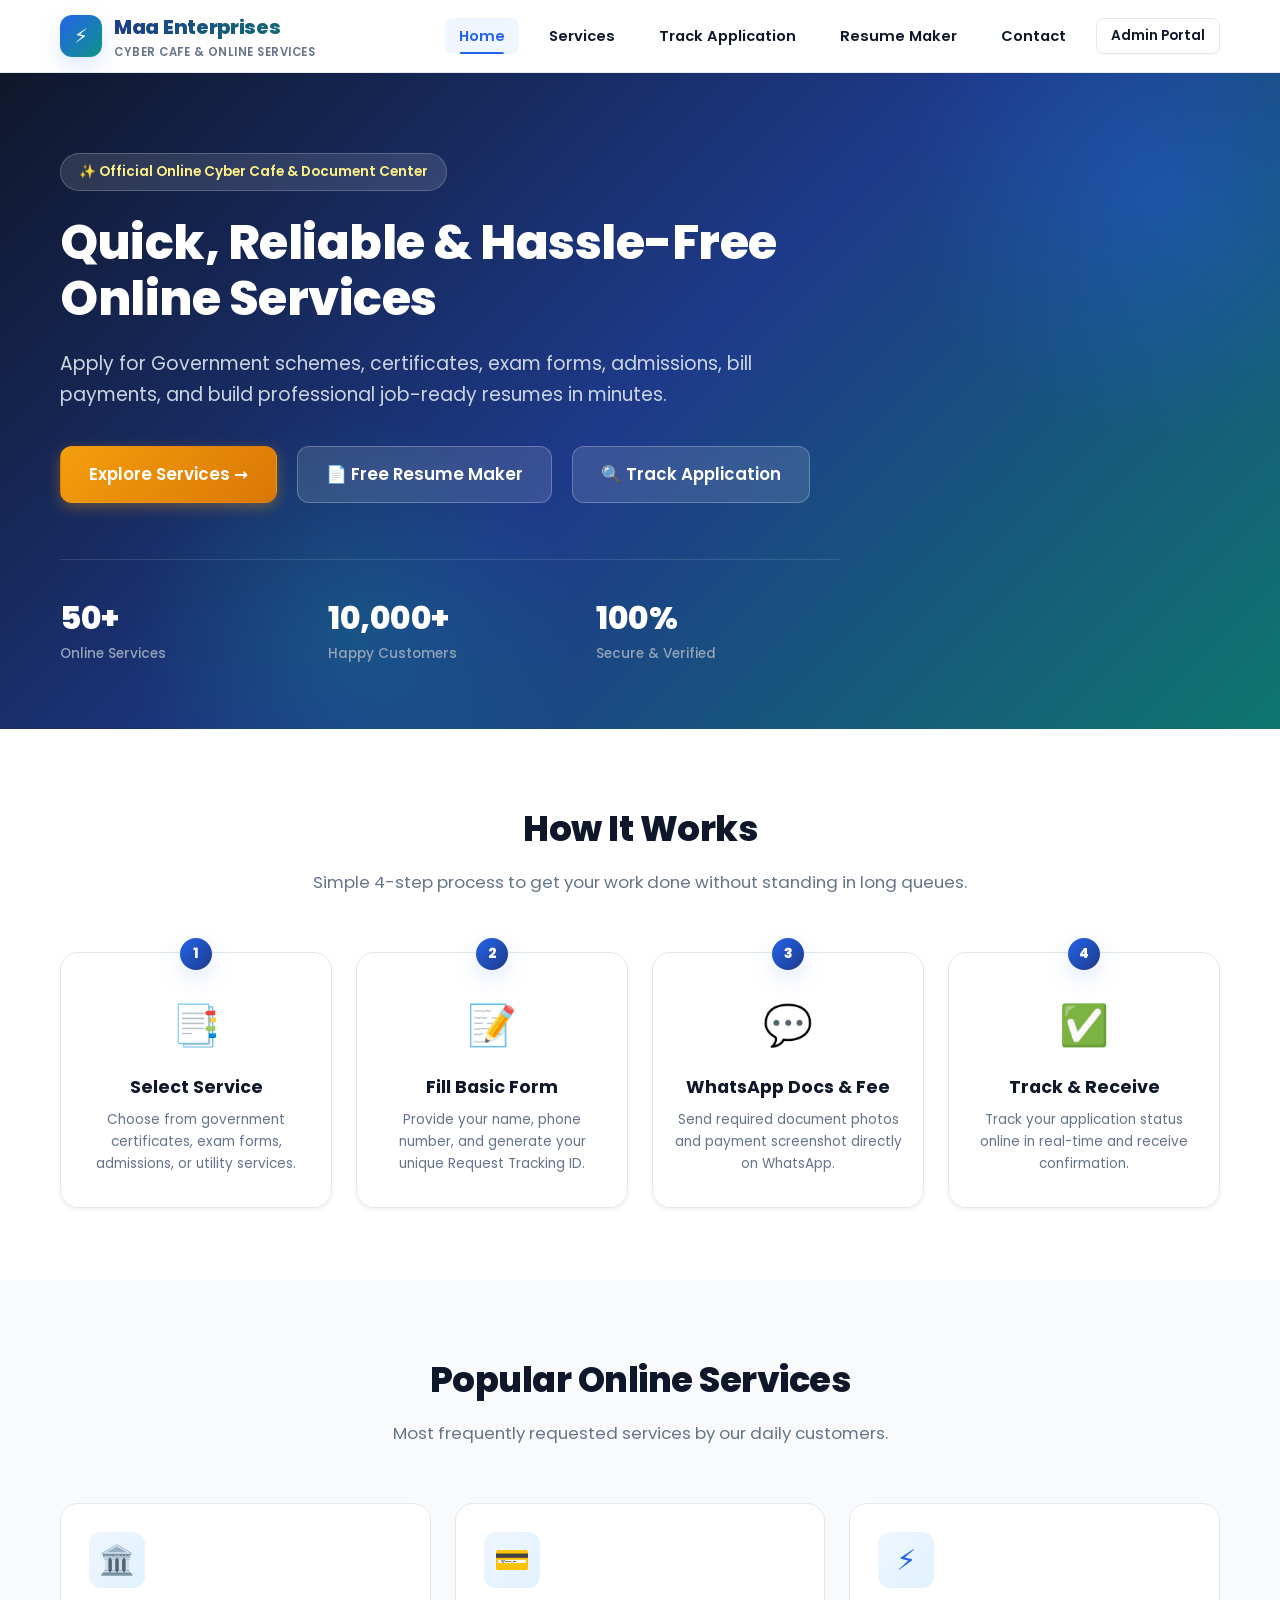
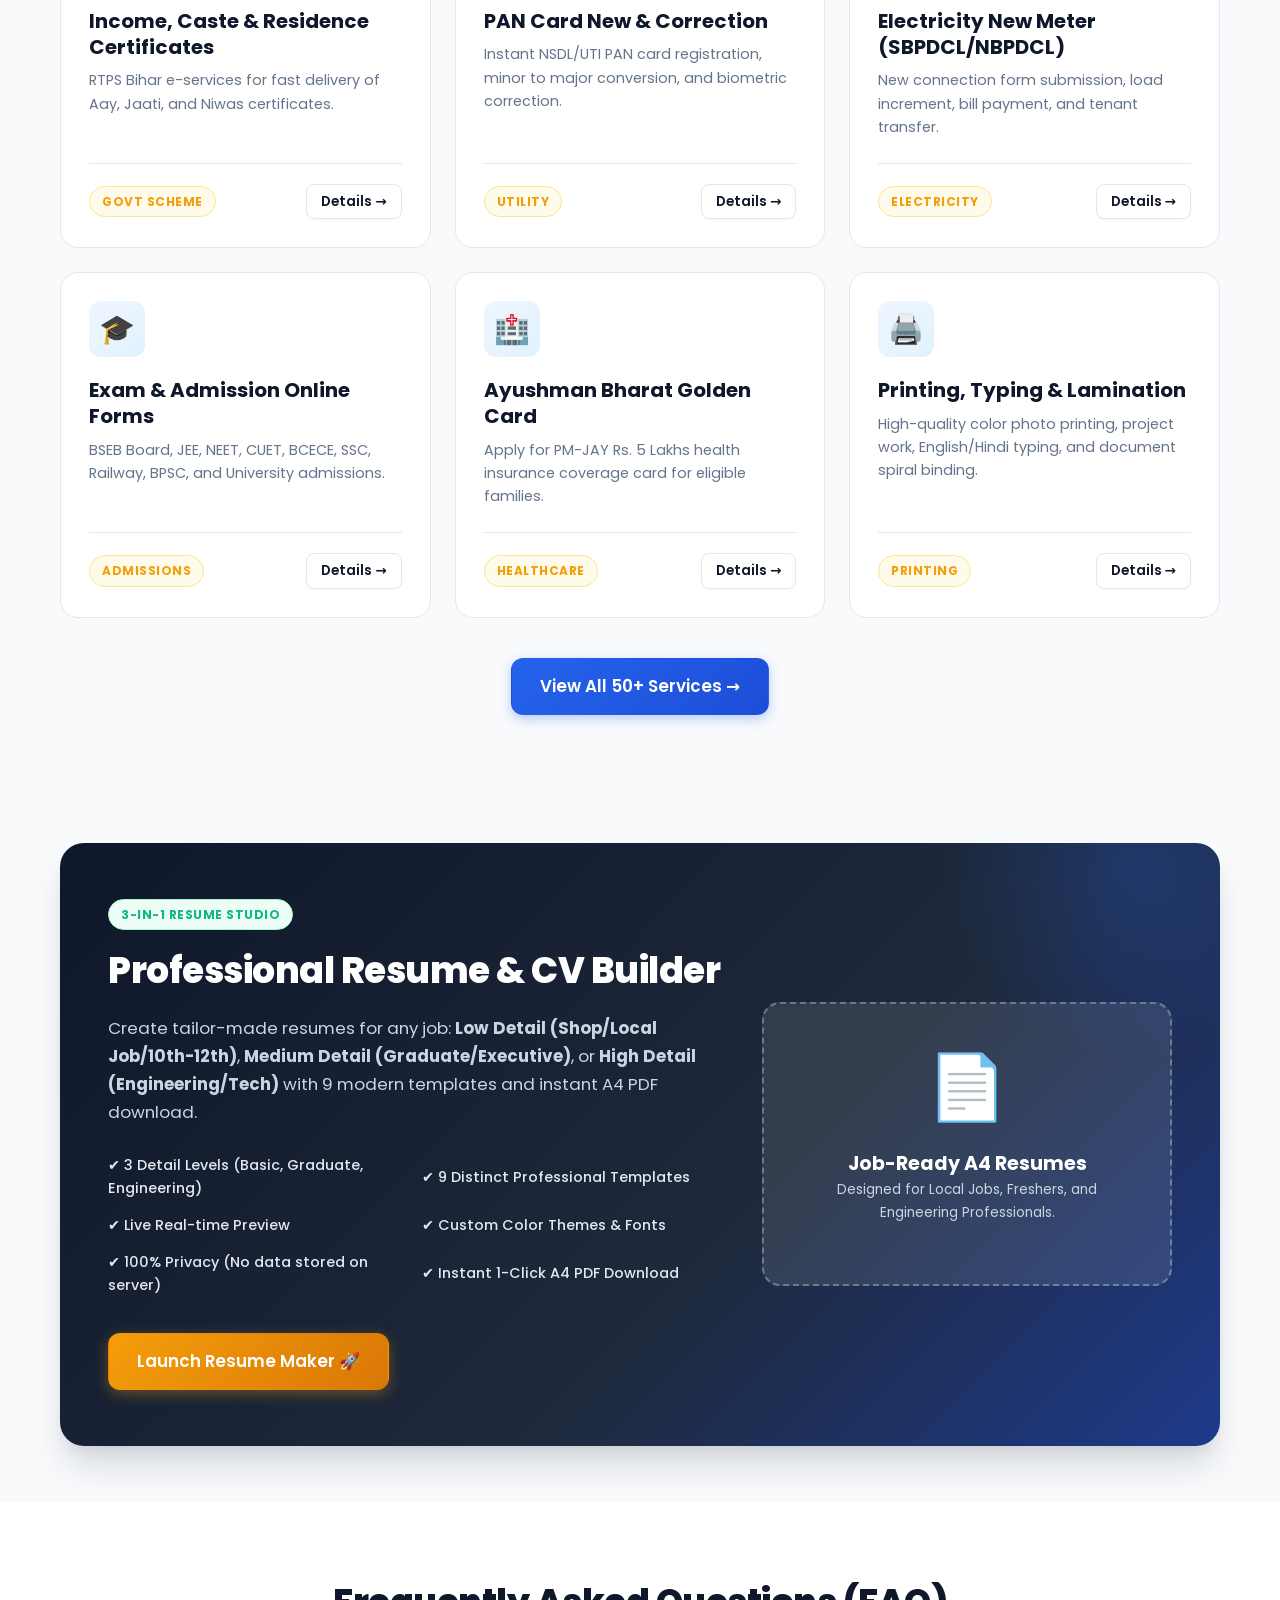
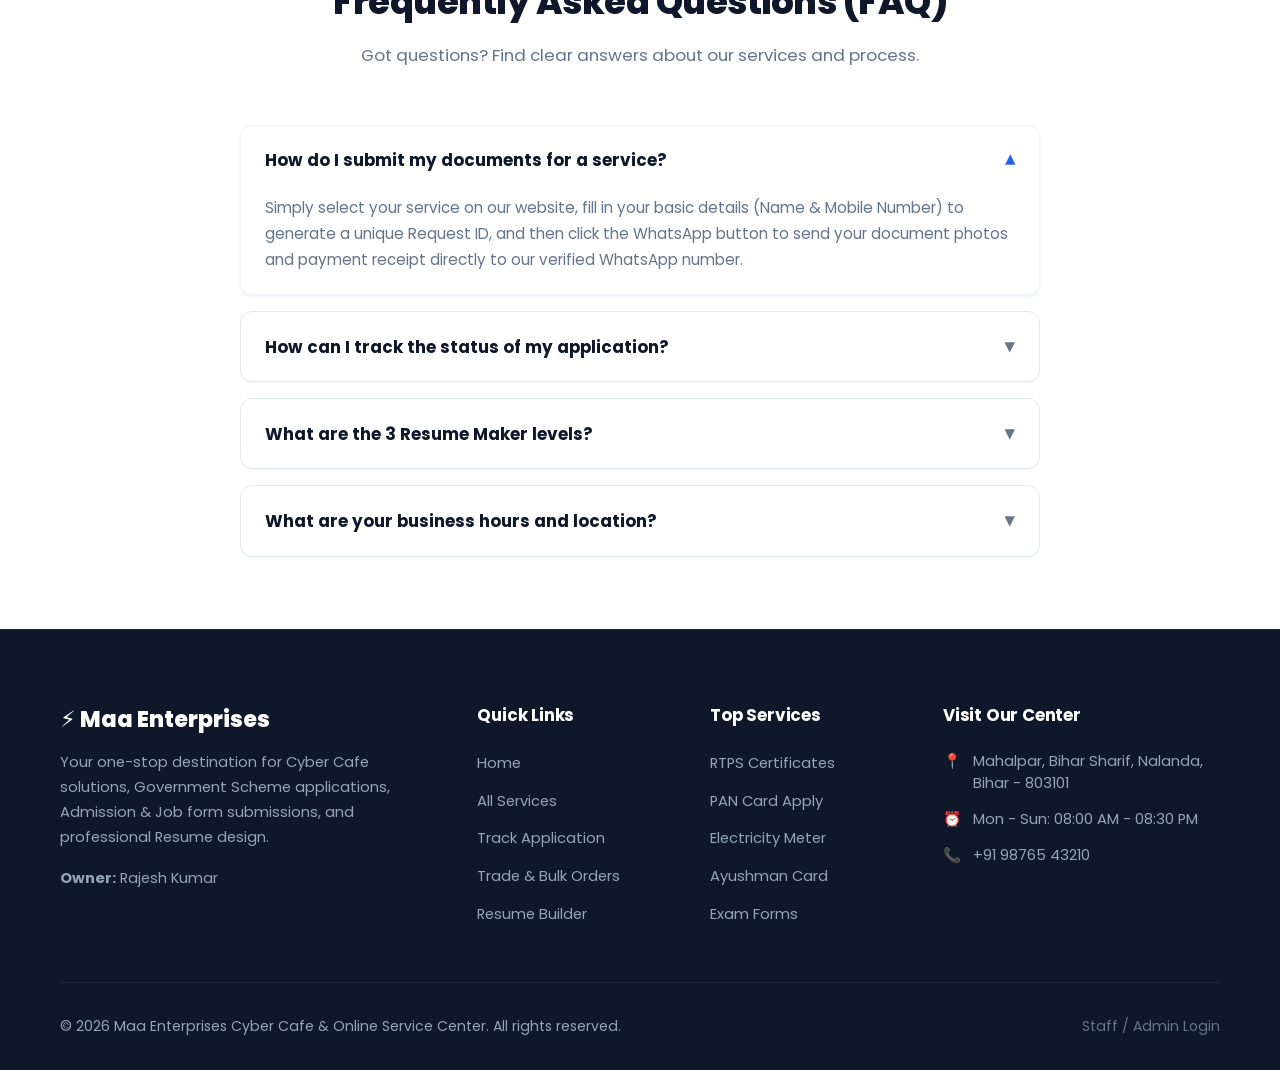
<file: index.html>
<!DOCTYPE html>
<html lang="en">
<head>
  <meta charset="UTF-8">
  <meta name="viewport" content="width=device-width, initial-scale=1.0">
  <title>Maa Enterprises — Cyber Cafe & Online Service Center</title>
  <meta name="description" content="Online Service Center, Cyber Cafe, Government Scheme applications, Form filling, Resume Maker, and Instant WhatsApp document processing at Mahalpar, Bihar Sharif.">
  <link rel="stylesheet" href="css/style.css">
  <link rel="preconnect" href="https://fonts.googleapis.com">
  <link rel="preconnect" href="https://fonts.gstatic.com" crossorigin>
  <link href="https://fonts.googleapis.com/css2?family=Poppins:wght@400;500;600;700;800&family=Roboto:wght@400;500;700&display=swap" rel="stylesheet">
</head>
<body>

  <!-- Navbar -->
  <header class="navbar">
    <div class="container nav-container">
      <a href="index.html" class="brand-logo">
        <div class="brand-badge">⚡</div>
        <div class="brand-text">
          <span>Maa Enterprises</span>
          <small>Cyber Cafe & Online Services</small>
        </div>
      </a>

      <button class="hamburger" id="hamburger-btn" aria-label="Toggle navigation">☰</button>

      <ul class="nav-links" id="nav-links">
        <li><a href="index.html" class="nav-link active">Home</a></li>
        <li><a href="services.html" class="nav-link">Services</a></li>
        <li><a href="track-request.html" class="nav-link">Track Application</a></li>
        <li><a href="resume-maker.html" class="nav-link">Resume Maker</a></li>
        <li><a href="contact.html" class="nav-link">Contact</a></li>
        <li><a href="login.html" class="btn btn-outline btn-sm">Admin Portal</a></li>
      </ul>
    </div>
  </header>

  <!-- Hero Section -->
  <section class="hero">
    <div class="container">
      <div class="hero-content">
        <span class="hero-tag">✨ Official Online Cyber Cafe & Document Center</span>
        <h1 class="hero-title">Quick, Reliable & Hassle-Free Online Services</h1>
        <p class="hero-subtitle">Apply for Government schemes, certificates, exam forms, admissions, bill payments, and build professional job-ready resumes in minutes.</p>
        
        <div class="hero-cta-group">
          <a href="services.html" class="btn btn-accent btn-lg">Explore Services →</a>
          <a href="resume-maker.html" class="btn btn-outline-light btn-lg">📄 Free Resume Maker</a>
          <a href="track-request.html" class="btn btn-outline-light btn-lg">🔍 Track Application</a>
        </div>

        <div class="hero-stats">
          <div class="hero-stat-item">
            <h3>50+</h3>
            <p>Online Services</p>
          </div>
          <div class="hero-stat-item">
            <h3>10,000+</h3>
            <p>Happy Customers</p>
          </div>
          <div class="hero-stat-item">
            <h3>100%</h3>
            <p>Secure & Verified</p>
          </div>
        </div>
      </div>
    </div>
  </section>

  <!-- How It Works Section -->
  <section class="section" style="background-color: #ffffff;">
    <div class="container">
      <div class="section-header">
        <h2 class="section-title">How It Works</h2>
        <p class="section-subtitle">Simple 4-step process to get your work done without standing in long queues.</p>
      </div>

      <div class="flow-grid">
        <div class="flow-card">
          <div class="flow-number">1</div>
          <div class="flow-icon">📑</div>
          <h4>Select Service</h4>
          <p>Choose from government certificates, exam forms, admissions, or utility services.</p>
        </div>

        <div class="flow-card">
          <div class="flow-number">2</div>
          <div class="flow-icon">📝</div>
          <h4>Fill Basic Form</h4>
          <p>Provide your name, phone number, and generate your unique Request Tracking ID.</p>
        </div>

        <div class="flow-card">
          <div class="flow-number">3</div>
          <div class="flow-icon">💬</div>
          <h4>WhatsApp Docs & Fee</h4>
          <p>Send required document photos and payment screenshot directly on WhatsApp.</p>
        </div>

        <div class="flow-card">
          <div class="flow-number">4</div>
          <div class="flow-icon">✅</div>
          <h4>Track & Receive</h4>
          <p>Track your application status online in real-time and receive confirmation.</p>
        </div>
      </div>
    </div>
  </section>

  <!-- Popular Services Section -->
  <section class="section">
    <div class="container">
      <div class="section-header">
        <h2 class="section-title">Popular Online Services</h2>
        <p class="section-subtitle">Most frequently requested services by our daily customers.</p>
      </div>

      <div class="grid grid-3">
        <!-- Service Card 1 -->
        <div class="service-card">
          <div class="service-icon-box">🏛️</div>
          <h3>Income, Caste & Residence Certificates</h3>
          <p>RTPS Bihar e-services for fast delivery of Aay, Jaati, and Niwas certificates.</p>
          <div class="service-card-footer">
            <span class="badge badge-pending">Govt Scheme</span>
            <a href="service-details.html?id=rtps-cert" class="btn btn-outline btn-sm">Details →</a>
          </div>
        </div>

        <!-- Service Card 2 -->
        <div class="service-card">
          <div class="service-icon-box">💳</div>
          <h3>PAN Card New & Correction</h3>
          <p>Instant NSDL/UTI PAN card registration, minor to major conversion, and biometric correction.</p>
          <div class="service-card-footer">
            <span class="badge badge-pending">Utility</span>
            <a href="service-details.html?id=pan-card" class="btn btn-outline btn-sm">Details →</a>
          </div>
        </div>

        <!-- Service Card 3 -->
        <div class="service-card">
          <div class="service-icon-box">⚡</div>
          <h3>Electricity New Meter (SBPDCL/NBPDCL)</h3>
          <p>New connection form submission, load increment, bill payment, and tenant transfer.</p>
          <div class="service-card-footer">
            <span class="badge badge-pending">Electricity</span>
            <a href="service-details.html?id=electricity-meter" class="btn btn-outline btn-sm">Details →</a>
          </div>
        </div>

        <!-- Service Card 4 -->
        <div class="service-card">
          <div class="service-icon-box">🎓</div>
          <h3>Exam & Admission Online Forms</h3>
          <p>BSEB Board, JEE, NEET, CUET, BCECE, SSC, Railway, BPSC, and University admissions.</p>
          <div class="service-card-footer">
            <span class="badge badge-pending">Admissions</span>
            <a href="service-details.html?id=exam-forms" class="btn btn-outline btn-sm">Details →</a>
          </div>
        </div>

        <!-- Service Card 5 -->
        <div class="service-card">
          <div class="service-icon-box">🏥</div>
          <h3>Ayushman Bharat Golden Card</h3>
          <p>Apply for PM-JAY Rs. 5 Lakhs health insurance coverage card for eligible families.</p>
          <div class="service-card-footer">
            <span class="badge badge-pending">Healthcare</span>
            <a href="service-details.html?id=ayushman-card" class="btn btn-outline btn-sm">Details →</a>
          </div>
        </div>

        <!-- Service Card 6 -->
        <div class="service-card">
          <div class="service-icon-box">🖨️</div>
          <h3>Printing, Typing & Lamination</h3>
          <p>High-quality color photo printing, project work, English/Hindi typing, and document spiral binding.</p>
          <div class="service-card-footer">
            <span class="badge badge-pending">Printing</span>
            <a href="service-details.html?id=printing-services" class="btn btn-outline btn-sm">Details →</a>
          </div>
        </div>
      </div>

      <div style="text-align: center; margin-top: 2.5rem;">
        <a href="services.html" class="btn btn-primary btn-lg">View All 50+ Services →</a>
      </div>
    </div>
  </section>

  <!-- Resume Builder Featured Banner -->
  <section class="container">
    <div class="resume-banner">
      <div>
        <span class="badge badge-completed" style="margin-bottom: 12px;">3-in-1 Resume Studio</span>
        <h3>Professional Resume & CV Builder</h3>
        <p>Create tailor-made resumes for any job: <strong>Low Detail (Shop/Local Job/10th-12th)</strong>, <strong>Medium Detail (Graduate/Executive)</strong>, or <strong>High Detail (Engineering/Tech)</strong> with 9 modern templates and instant A4 PDF download.</p>
        
        <ul class="resume-features-list">
          <li>✔ 3 Detail Levels (Basic, Graduate, Engineering)</li>
          <li>✔ 9 Distinct Professional Templates</li>
          <li>✔ Live Real-time Preview</li>
          <li>✔ Custom Color Themes & Fonts</li>
          <li>✔ 100% Privacy (No data stored on server)</li>
          <li>✔ Instant 1-Click A4 PDF Download</li>
        </ul>

        <a href="resume-maker.html" class="btn btn-accent btn-lg">Launch Resume Maker 🚀</a>
      </div>
      <div style="display: flex; justify-content: center;">
        <div style="background: rgba(255,255,255,0.1); border: 2px dashed rgba(255,255,255,0.3); border-radius: var(--radius-lg); padding: 2rem; text-align: center;">
          <div style="font-size: 4rem; margin-bottom: 10px;">📄</div>
          <h4 style="color: #ffffff; font-size: 1.2rem;">Job-Ready A4 Resumes</h4>
          <p style="color: #cbd5e1; font-size: 0.85rem;">Designed for Local Jobs, Freshers, and Engineering Professionals.</p>
        </div>
      </div>
    </div>
  </section>

  <!-- FAQ Section -->
  <section class="section" style="background-color: #ffffff;">
    <div class="container">
      <div class="section-header">
        <h2 class="section-title">Frequently Asked Questions (FAQ)</h2>
        <p class="section-subtitle">Got questions? Find clear answers about our services and process.</p>
      </div>

      <div class="faq-list">
        <div class="faq-item active">
          <button class="faq-question">
            <span>How do I submit my documents for a service?</span>
            <span class="faq-icon">▼</span>
          </button>
          <div class="faq-answer">
            Simply select your service on our website, fill in your basic details (Name & Mobile Number) to generate a unique Request ID, and then click the WhatsApp button to send your document photos and payment receipt directly to our verified WhatsApp number.
          </div>
        </div>

        <div class="faq-item">
          <button class="faq-question">
            <span>How can I track the status of my application?</span>
            <span class="faq-icon">▼</span>
          </button>
          <div class="faq-answer">
            Go to the <strong>Track Application</strong> page from the top navigation bar, enter your Request ID (e.g. MAA-123456) and your 10-digit mobile number. You will see real-time updates (Pending, Processing, Completed, or Rejected).
          </div>
        </div>

        <div class="faq-item">
          <button class="faq-question">
            <span>What are the 3 Resume Maker levels?</span>
            <span class="faq-icon">▼</span>
          </button>
          <div class="faq-answer">
            Our Resume Maker provides: (1) <strong>Low Detail</strong> for local store/helper/10th-12th jobs, (2) <strong>Medium Detail</strong> for general graduates and office roles, and (3) <strong>High Detail</strong> for engineers and software professionals.
          </div>
        </div>

        <div class="faq-item">
          <button class="faq-question">
            <span>What are your business hours and location?</span>
            <span class="faq-icon">▼</span>
          </button>
          <div class="faq-answer">
            We are located at <strong>Mahalpar, Bihar Sharif, Nalanda, Bihar</strong>. Our center is open Monday through Sunday from 08:00 AM to 08:30 PM.
          </div>
        </div>
      </div>
    </div>
  </section>

  <!-- Footer -->
  <footer class="footer">
    <div class="container">
      <div class="footer-grid">
        <div class="footer-brand">
          <h3>⚡ Maa Enterprises</h3>
          <p>Your one-stop destination for Cyber Cafe solutions, Government Scheme applications, Admission & Job form submissions, and professional Resume design.</p>
          <p><strong>Owner:</strong> Rajesh Kumar</p>
        </div>

        <div>
          <h4 class="footer-heading">Quick Links</h4>
          <ul class="footer-links">
            <li><a href="index.html">Home</a></li>
            <li><a href="services.html">All Services</a></li>
            <li><a href="track-request.html">Track Application</a></li>
            <li><a href="trade-request.html">Trade & Bulk Orders</a></li>
            <li><a href="resume-maker.html">Resume Builder</a></li>
          </ul>
        </div>

        <div>
          <h4 class="footer-heading">Top Services</h4>
          <ul class="footer-links">
            <li><a href="service-details.html?id=rtps-cert">RTPS Certificates</a></li>
            <li><a href="service-details.html?id=pan-card">PAN Card Apply</a></li>
            <li><a href="service-details.html?id=electricity-meter">Electricity Meter</a></li>
            <li><a href="service-details.html?id=ayushman-card">Ayushman Card</a></li>
            <li><a href="service-details.html?id=exam-forms">Exam Forms</a></li>
          </ul>
        </div>

        <div>
          <h4 class="footer-heading">Visit Our Center</h4>
          <div class="footer-contact-item">
            <span>📍</span>
            <span>Mahalpar, Bihar Sharif, Nalanda, Bihar - 803101</span>
          </div>
          <div class="footer-contact-item">
            <span>⏰</span>
            <span>Mon - Sun: 08:00 AM - 08:30 PM</span>
          </div>
          <div class="footer-contact-item">
            <span>📞</span>
            <span>+91 98765 43210</span>
          </div>
        </div>
      </div>

      <div class="footer-bottom">
        <p>&copy; <span id="current-year">2026</span> Maa Enterprises Cyber Cafe & Online Service Center. All rights reserved.</p>
        <p><a href="login.html" style="color: #64748b;">Staff / Admin Login</a></p>
      </div>
    </div>
  </footer>

  <!-- Global Application Script -->
  <script type="module" src="js/app.js"></script>
</body>
</html>
</file>
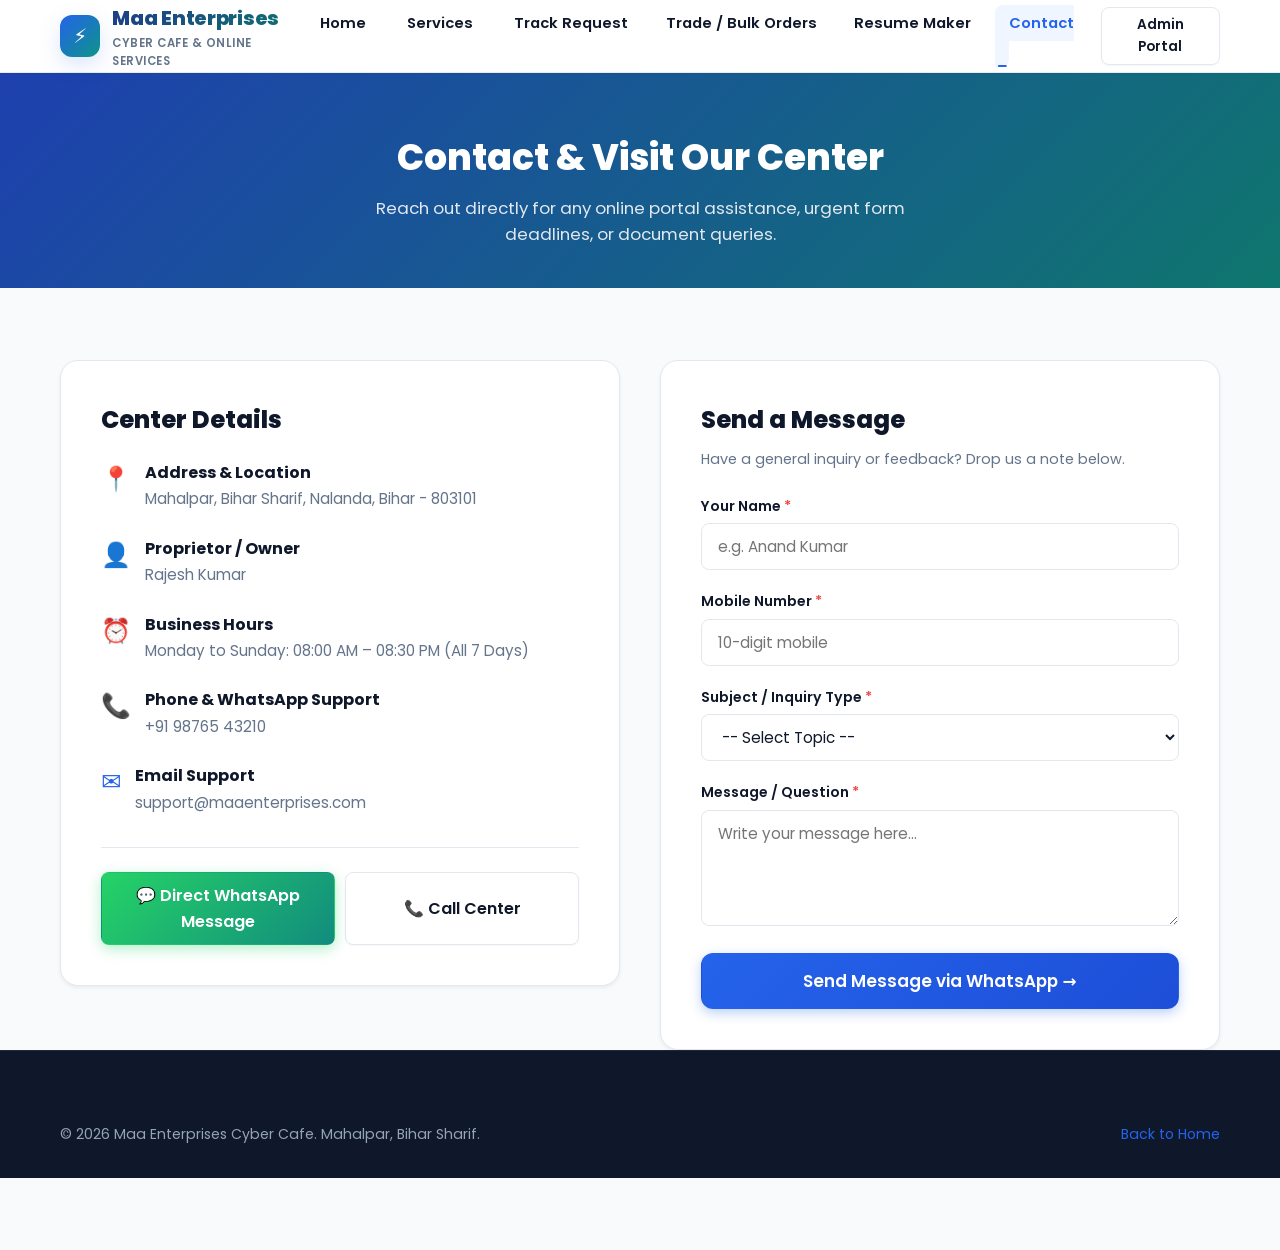
<file: contact.html>
<!DOCTYPE html>
<html lang="en">
<head>
  <meta charset="UTF-8">
  <meta name="viewport" content="width=device-width, initial-scale=1.0">
  <title>Contact Us — Maa Enterprises Cyber Cafe & Service Center</title>
  <meta name="description" content="Contact Maa Enterprises at Mahalpar, Bihar Sharif, Nalanda for all online services, form filling, printing, and resume builder help.">
  <link rel="stylesheet" href="css/style.css">
  <link rel="preconnect" href="https://fonts.googleapis.com">
  <link rel="preconnect" href="https://fonts.gstatic.com" crossorigin>
  <link href="https://fonts.googleapis.com/css2?family=Poppins:wght@400;500;600;700;800&family=Roboto:wght@400;500;700&display=swap" rel="stylesheet">
</head>
<body>

  <!-- Navbar -->
  <header class="navbar">
    <div class="container nav-container">
      <a href="index.html" class="brand-logo">
        <div class="brand-badge">⚡</div>
        <div class="brand-text">
          <span>Maa Enterprises</span>
          <small>Cyber Cafe & Online Services</small>
        </div>
      </a>

      <button class="hamburger" id="hamburger-btn" aria-label="Toggle navigation">☰</button>

      <ul class="nav-links" id="nav-links">
        <li><a href="index.html" class="nav-link">Home</a></li>
        <li><a href="services.html" class="nav-link">Services</a></li>
        <li><a href="track-request.html" class="nav-link">Track Request</a></li>
        <li><a href="trade-request.html" class="nav-link">Trade / Bulk Orders</a></li>
        <li><a href="resume-maker.html" class="nav-link">Resume Maker</a></li>
        <li><a href="contact.html" class="nav-link active">Contact</a></li>
        <li><a href="login.html" class="btn btn-outline btn-sm">Admin Portal</a></li>
      </ul>
    </div>
  </header>

  <!-- Banner -->
  <section style="background: linear-gradient(135deg, #1e40af, #0f766e); color: #ffffff; padding: 3.5rem 0 2.5rem; text-align: center;">
    <div class="container">
      <h1 style="font-size: 2.25rem; font-weight: 800; margin-bottom: 0.5rem;">Contact & Visit Our Center</h1>
      <p style="font-size: 1.05rem; color: #e2e8f0; max-width: 600px; margin: 0 auto;">Reach out directly for any online portal assistance, urgent form deadlines, or document queries.</p>
    </div>
  </section>

  <!-- Main Content -->
  <main class="section">
    <div class="container">
      <div class="grid grid-2" style="gap: 2.5rem; align-items: flex-start;">
        
        <!-- Left: Center Info Card -->
        <div class="card" style="padding: 2.5rem;">
          <h2 style="font-size: 1.5rem; font-weight: 800; color: var(--text-main); margin-bottom: 1.25rem;">Center Details</h2>
          
          <div style="display: flex; flex-direction: column; gap: 1.5rem;">
            
            <div style="display: flex; gap: 14px;">
              <div style="font-size: 1.5rem; color: var(--primary);">📍</div>
              <div>
                <strong style="display: block; font-size: 1rem; color: var(--text-main);">Address & Location</strong>
                <p style="color: var(--text-muted); font-size: 0.95rem; margin-top: 2px;">
                  Mahalpar, Bihar Sharif, Nalanda, Bihar - 803101
                </p>
              </div>
            </div>

            <div style="display: flex; gap: 14px;">
              <div style="font-size: 1.5rem; color: var(--primary);">👤</div>
              <div>
                <strong style="display: block; font-size: 1rem; color: var(--text-main);">Proprietor / Owner</strong>
                <p style="color: var(--text-muted); font-size: 0.95rem; margin-top: 2px;">
                  Rajesh Kumar
                </p>
              </div>
            </div>

            <div style="display: flex; gap: 14px;">
              <div style="font-size: 1.5rem; color: var(--primary);">⏰</div>
              <div>
                <strong style="display: block; font-size: 1rem; color: var(--text-main);">Business Hours</strong>
                <p style="color: var(--text-muted); font-size: 0.95rem; margin-top: 2px;">
                  Monday to Sunday: 08:00 AM – 08:30 PM (All 7 Days)
                </p>
              </div>
            </div>

            <div style="display: flex; gap: 14px;">
              <div style="font-size: 1.5rem; color: var(--primary);">📞</div>
              <div>
                <strong style="display: block; font-size: 1rem; color: var(--text-main);">Phone & WhatsApp Support</strong>
                <p style="color: var(--text-muted); font-size: 0.95rem; margin-top: 2px;">
                  +91 98765 43210
                </p>
              </div>
            </div>

            <div style="display: flex; gap: 14px;">
              <div style="font-size: 1.5rem; color: var(--primary);">✉️</div>
              <div>
                <strong style="display: block; font-size: 1rem; color: var(--text-main);">Email Support</strong>
                <p style="color: var(--text-muted); font-size: 0.95rem; margin-top: 2px;">
                  support@maaenterprises.com
                </p>
              </div>
            </div>

          </div>

          <div style="margin-top: 2rem; border-top: 1px solid var(--border); padding-top: 1.5rem; display: flex; gap: 10px;">
            <a href="https://wa.me/919876543210" target="_blank" class="btn btn-whatsapp btn-block">
              💬 Direct WhatsApp Message
            </a>
            <a href="tel:+919876543210" class="btn btn-outline btn-block">
              📞 Call Center
            </a>
          </div>

        </div>

        <!-- Right: Quick Enquiry Form -->
        <div class="card" style="padding: 2.5rem;">
          <h2 style="font-size: 1.5rem; font-weight: 800; color: var(--text-main); margin-bottom: 0.5rem;">Send a Message</h2>
          <p style="color: var(--text-muted); font-size: 0.9rem; margin-bottom: 1.5rem;">Have a general inquiry or feedback? Drop us a note below.</p>

          <form id="contact-form">
            <div class="form-group">
              <label for="contact-name" class="form-label required">Your Name</label>
              <input type="text" id="contact-name" class="form-control" placeholder="e.g. Anand Kumar" required>
            </div>

            <div class="form-group">
              <label for="contact-mobile" class="form-label required">Mobile Number</label>
              <input type="tel" id="contact-mobile" class="form-control" placeholder="10-digit mobile" pattern="[0-9]{10}" maxlength="10" required>
            </div>

            <div class="form-group">
              <label for="contact-subject" class="form-label required">Subject / Inquiry Type</label>
              <select id="contact-subject" class="form-control" required>
                <option value="" disabled selected>-- Select Topic --</option>
                <option value="General Query">General Service Query</option>
                <option value="Urgent Exam Form">Urgent Exam / Admission Form</option>
                <option value="Bill Correction">Electricity Bill / Meter Issue</option>
                <option value="Bulk Order">Bulk Printing / Institutional Work</option>
                <option value="Feedback">Feedback / Suggestion</option>
              </select>
            </div>

            <div class="form-group">
              <label for="contact-message" class="form-label required">Message / Question</label>
              <textarea id="contact-message" class="form-control" rows="4" placeholder="Write your message here..." required></textarea>
            </div>

            <button type="submit" id="contact-submit-btn" class="btn btn-primary btn-block btn-lg">
              Send Message via WhatsApp →
            </button>
          </form>
        </div>

      </div>
    </div>
  </section>

  <!-- Footer -->
  <footer class="footer">
    <div class="container">
      <div class="footer-bottom" style="border-top: none; padding-top: 0;">
        <p>&copy; <span id="current-year">2026</span> Maa Enterprises Cyber Cafe. Mahalpar, Bihar Sharif.</p>
        <p><a href="index.html">Back to Home</a></p>
      </div>
    </div>
  </footer>

  <!-- Scripts -->
  <script type="module">
    import { showToast, BUSINESS_CONFIG } from './js/app.js';

    document.getElementById('contact-form')?.addEventListener('submit', (e) => {
      e.preventDefault();
      const name = document.getElementById('contact-name').value.trim();
      const mobile = document.getElementById('contact-mobile').value.trim();
      const subject = document.getElementById('contact-subject').value;
      const message = document.getElementById('contact-message').value.trim();

      const text = encodeURIComponent(
        `*NEW WEBSITE INQUIRY — MAA ENTERPRISES*\n\n` +
        `👤 *Name:* ${name}\n` +
        `📱 *Mobile:* ${mobile}\n` +
        `📌 *Topic:* ${subject}\n` +
        `📝 *Message:* ${message}`
      );

      window.open(`https://wa.me/${BUSINESS_CONFIG.whatsappNumber}?text=${text}`, '_blank');
      showToast('Redirecting to WhatsApp chat...', 'success');
    });
  </script>
</body>
</html>
</file>
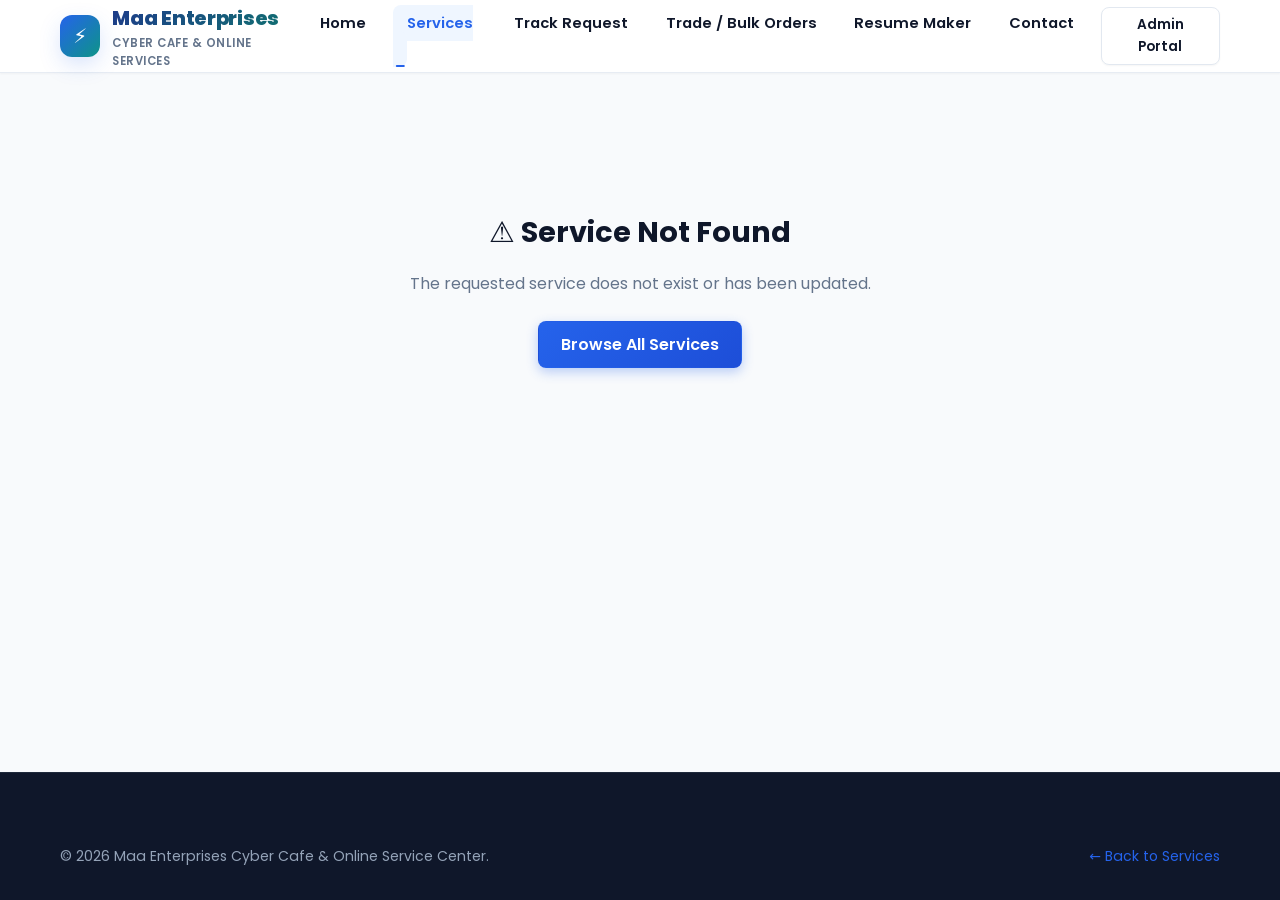
<file: service-details.html>
<!DOCTYPE html>
<html lang="en">
<head>
  <meta charset="UTF-8">
  <meta name="viewport" content="width=device-width, initial-scale=1.0">
  <title>Service Details — Maa Enterprises</title>
  <meta name="description" content="View requirements, process, required documents, and pricing for online cyber cafe services at Maa Enterprises.">
  <link rel="stylesheet" href="css/style.css">
  <link rel="preconnect" href="https://fonts.googleapis.com">
  <link rel="preconnect" href="https://fonts.gstatic.com" crossorigin>
  <link href="https://fonts.googleapis.com/css2?family=Poppins:wght@400;500;600;700;800&family=Roboto:wght@400;500;700&display=swap" rel="stylesheet">
</head>
<body>

  <!-- Navbar -->
  <header class="navbar">
    <div class="container nav-container">
      <a href="index.html" class="brand-logo">
        <div class="brand-badge">⚡</div>
        <div class="brand-text">
          <span>Maa Enterprises</span>
          <small>Cyber Cafe & Online Services</small>
        </div>
      </a>

      <button class="hamburger" id="hamburger-btn" aria-label="Toggle navigation">☰</button>

      <ul class="nav-links" id="nav-links">
        <li><a href="index.html" class="nav-link">Home</a></li>
        <li><a href="services.html" class="nav-link active">Services</a></li>
        <li><a href="track-request.html" class="nav-link">Track Request</a></li>
        <li><a href="trade-request.html" class="nav-link">Trade / Bulk Orders</a></li>
        <li><a href="resume-maker.html" class="nav-link">Resume Maker</a></li>
        <li><a href="contact.html" class="nav-link">Contact</a></li>
        <li><a href="login.html" class="btn btn-outline btn-sm">Admin Portal</a></li>
      </ul>
    </div>
  </header>

  <!-- Service Details Container -->
  <main class="section">
    <div class="container container-sm" id="service-detail-content">
      <!-- Injected Dynamically by js/services.js initServiceDetailsPage() -->
      <div style="text-align: center; padding: 4rem 1rem;">
        <p style="font-size: 2rem;">⏳</p>
        <p style="color: var(--text-muted);">Loading service details...</p>
      </div>
    </div>
  </main>

  <!-- Footer -->
  <footer class="footer">
    <div class="container">
      <div class="footer-bottom" style="border-top: none; padding-top: 0;">
        <p>&copy; <span id="current-year">2026</span> Maa Enterprises Cyber Cafe & Online Service Center.</p>
        <p><a href="services.html">← Back to Services</a></p>
      </div>
    </div>
  </footer>

  <!-- Scripts -->
  <script type="module">
    import { initServiceDetailsPage } from './js/services.js';
    import './js/app.js';
    document.addEventListener('DOMContentLoaded', initServiceDetailsPage);
  </script>
</body>
</html>
</file>
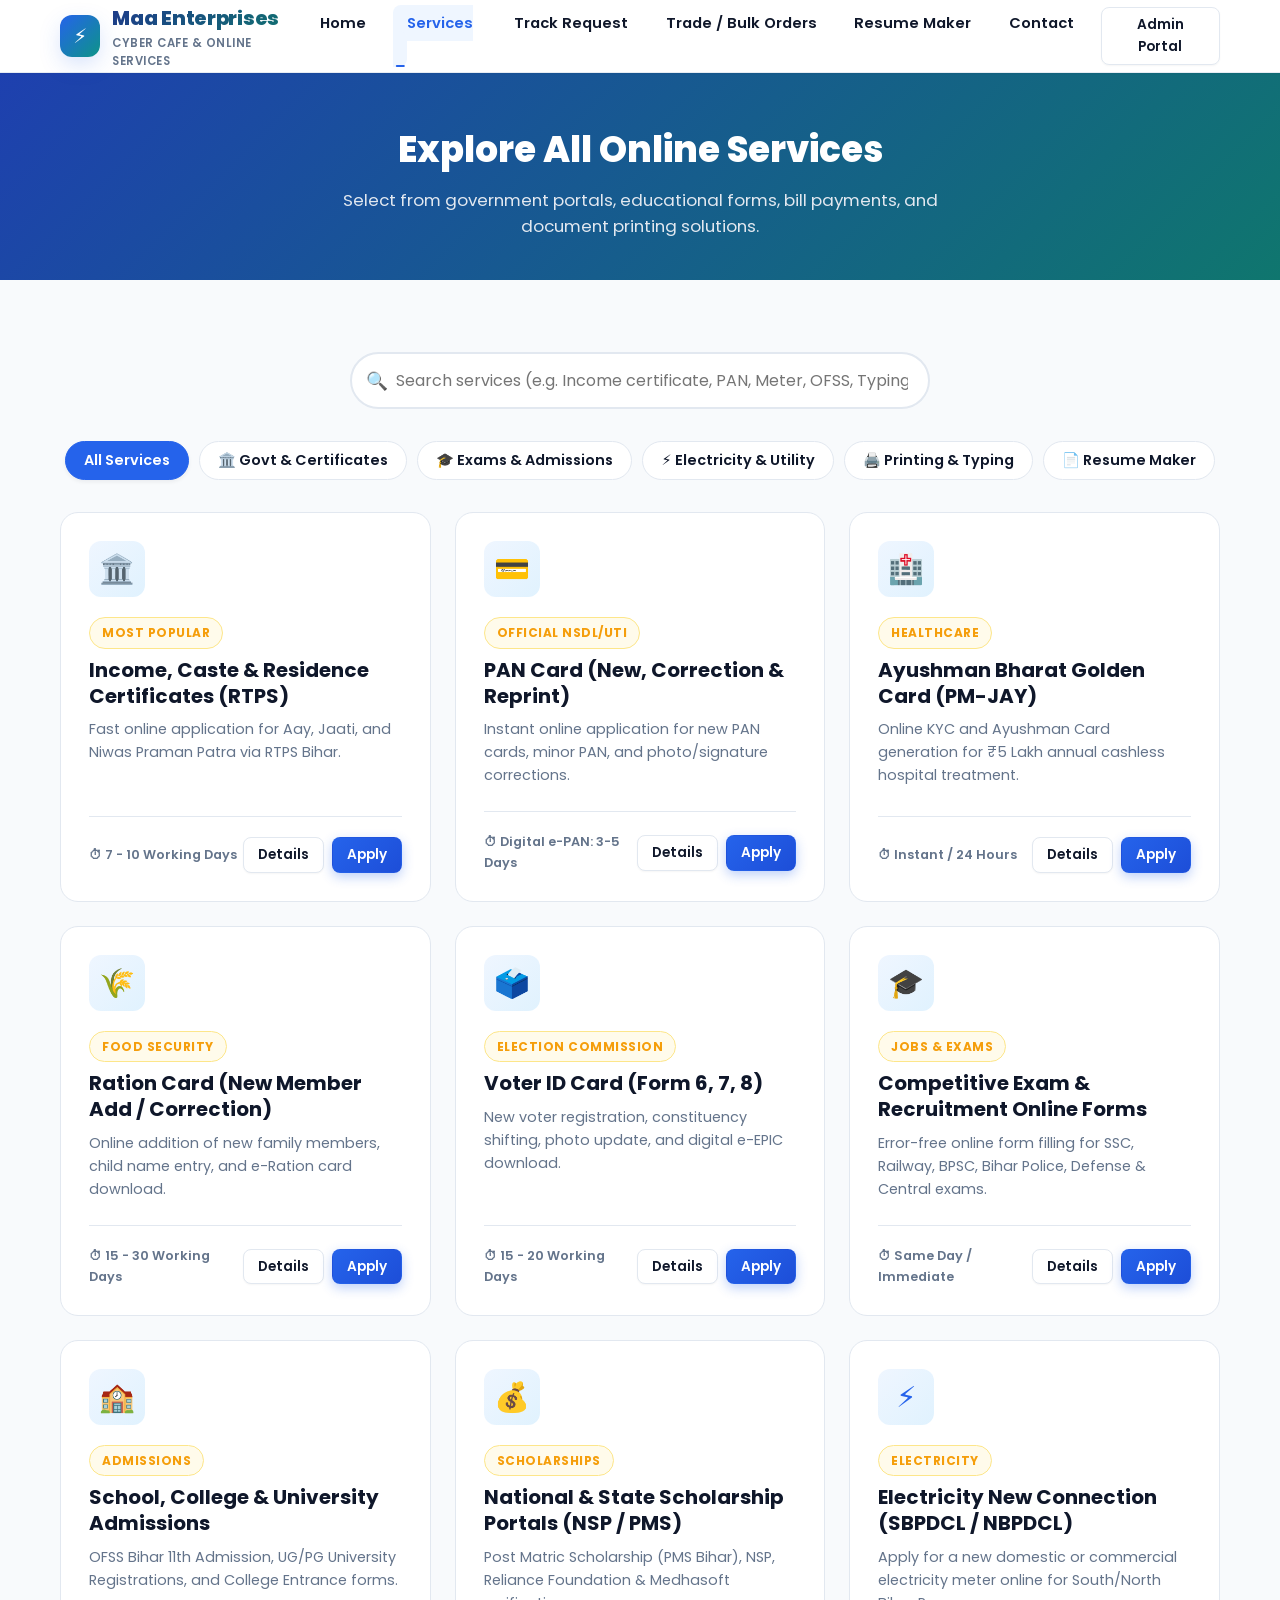
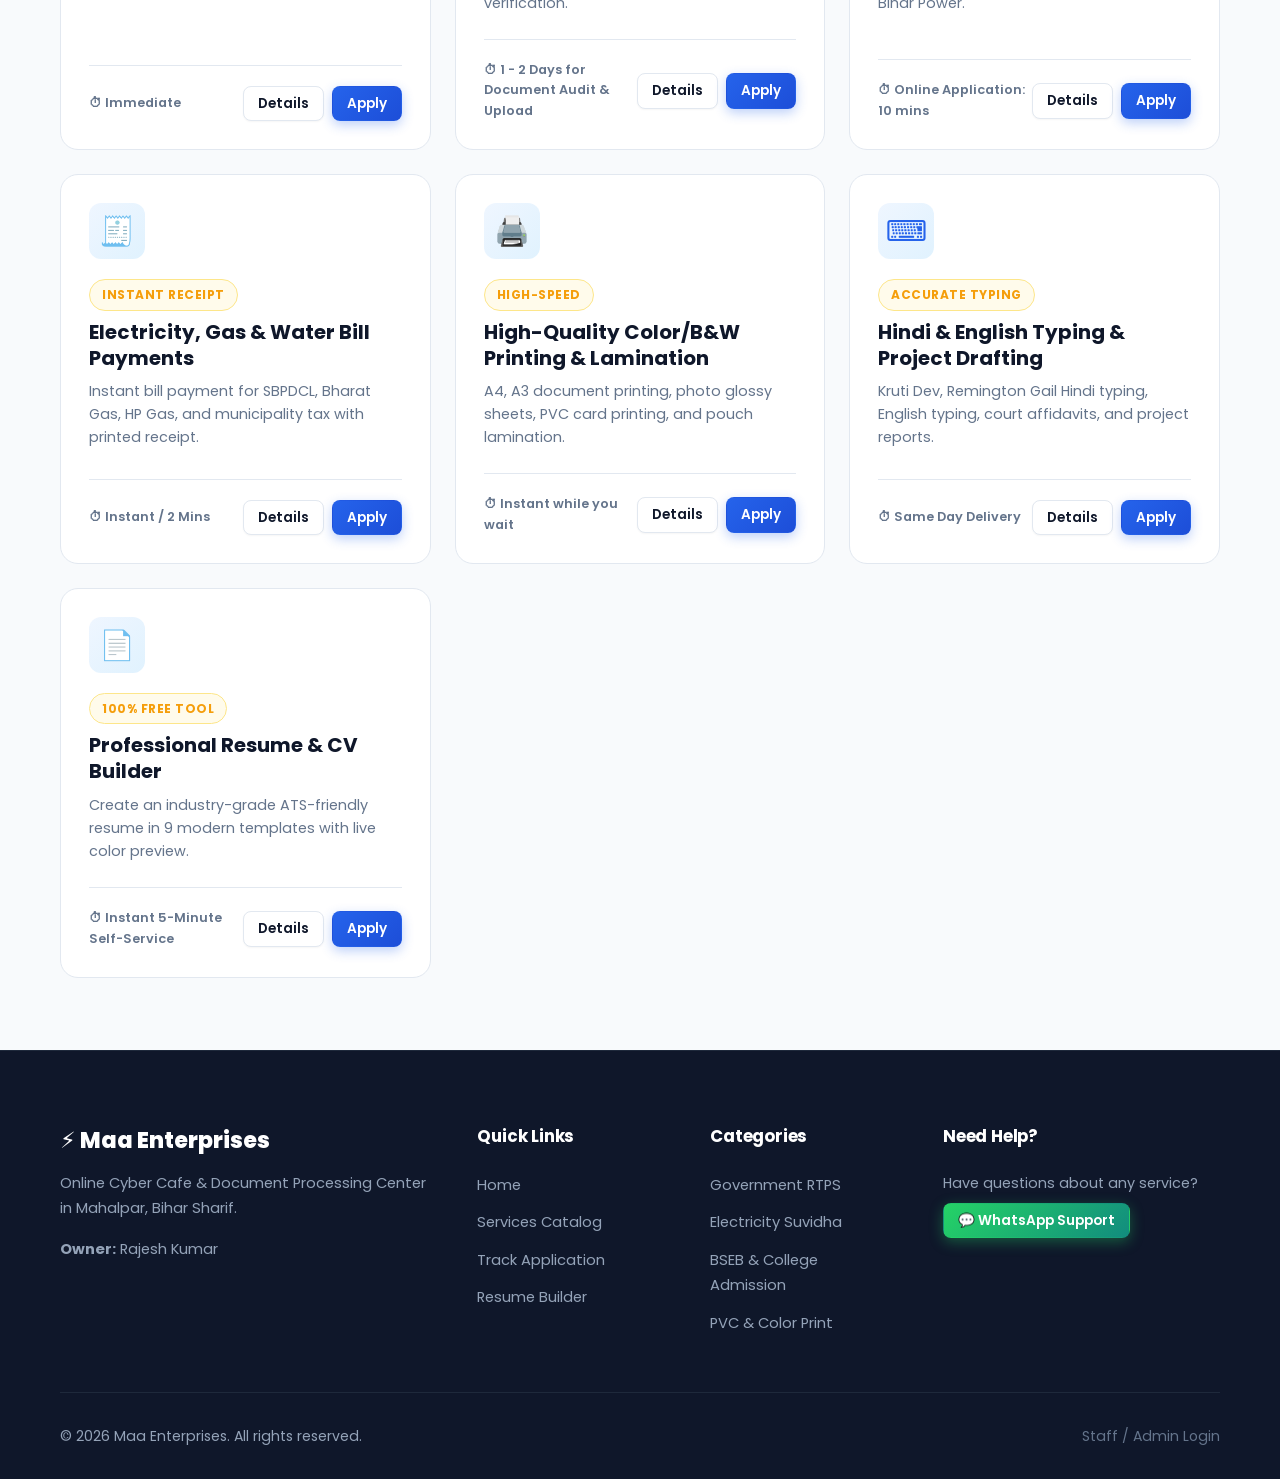
<file: services.html>
<!DOCTYPE html>
<html lang="en">
<head>
  <meta charset="UTF-8">
  <meta name="viewport" content="width=device-width, initial-scale=1.0">
  <title>All Online Services — Maa Enterprises Cyber Cafe</title>
  <meta name="description" content="Explore all cyber cafe and online document services offered by Maa Enterprises in Mahalpar, Bihar Sharif.">
  <link rel="stylesheet" href="css/style.css">
  <link rel="preconnect" href="https://fonts.googleapis.com">
  <link rel="preconnect" href="https://fonts.gstatic.com" crossorigin>
  <link href="https://fonts.googleapis.com/css2?family=Poppins:wght@400;500;600;700;800&family=Roboto:wght@400;500;700&display=swap" rel="stylesheet">
  <style>
    .filter-tabs {
      display: flex;
      flex-wrap: wrap;
      gap: 10px;
      margin-bottom: 2rem;
      justify-content: center;
    }
    .filter-tab-btn {
      padding: 8px 18px;
      border-radius: var(--radius-full);
      border: 1px solid var(--border);
      background: #ffffff;
      color: var(--text-main);
      font-weight: 600;
      font-size: 0.9rem;
      cursor: pointer;
      transition: var(--transition);
    }
    .filter-tab-btn:hover, .filter-tab-btn.active {
      background-color: var(--primary);
      color: #ffffff;
      border-color: var(--primary);
      box-shadow: var(--shadow-sm);
    }
    .search-box-wrapper {
      max-width: 580px;
      margin: 0 auto 2rem;
      position: relative;
    }
    .search-input {
      width: 100%;
      padding: 14px 20px 14px 44px;
      font-size: 1rem;
      border: 2px solid var(--border);
      border-radius: var(--radius-full);
      outline: none;
      transition: var(--transition);
    }
    .search-input:focus {
      border-color: var(--primary);
      box-shadow: 0 0 0 4px rgba(30, 64, 175, 0.15);
    }
    .search-icon {
      position: absolute;
      left: 16px;
      top: 50%;
      transform: translateY(-50%);
      font-size: 1.1rem;
      color: var(--text-muted);
    }
  </style>
</head>
<body>

  <!-- Navbar -->
  <header class="navbar">
    <div class="container nav-container">
      <a href="index.html" class="brand-logo">
        <div class="brand-badge">⚡</div>
        <div class="brand-text">
          <span>Maa Enterprises</span>
          <small>Cyber Cafe & Online Services</small>
        </div>
      </a>

      <button class="hamburger" id="hamburger-btn" aria-label="Toggle navigation">☰</button>

      <ul class="nav-links" id="nav-links">
        <li><a href="index.html" class="nav-link">Home</a></li>
        <li><a href="services.html" class="nav-link active">Services</a></li>
        <li><a href="track-request.html" class="nav-link">Track Request</a></li>
        <li><a href="trade-request.html" class="nav-link">Trade / Bulk Orders</a></li>
        <li><a href="resume-maker.html" class="nav-link">Resume Maker</a></li>
        <li><a href="contact.html" class="nav-link">Contact</a></li>
        <li><a href="login.html" class="btn btn-outline btn-sm">Admin Portal</a></li>
      </ul>
    </div>
  </header>

  <!-- Header Banner -->
  <section style="background: linear-gradient(135deg, #1e40af, #0f766e); color: #ffffff; padding: 3rem 0 2.5rem; text-align: center;">
    <div class="container">
      <h1 style="font-size: 2.25rem; font-weight: 800; margin-bottom: 0.5rem;">Explore All Online Services</h1>
      <p style="font-size: 1.05rem; color: #e2e8f0; max-width: 600px; margin: 0 auto;">Select from government portals, educational forms, bill payments, and document printing solutions.</p>
    </div>
  </section>

  <!-- Main Content -->
  <main class="section">
    <div class="container">
      
      <!-- Search Input -->
      <div class="search-box-wrapper">
        <span class="search-icon">🔍</span>
        <input type="text" id="service-search" class="search-input" placeholder="Search services (e.g. Income certificate, PAN, Meter, OFSS, Typing)...">
      </div>

      <!-- Filter Buttons -->
      <div class="filter-tabs">
        <button class="filter-tab-btn active" data-category="all">All Services</button>
        <button class="filter-tab-btn" data-category="govt">🏛️ Govt & Certificates</button>
        <button class="filter-tab-btn" data-category="exams">🎓 Exams & Admissions</button>
        <button class="filter-tab-btn" data-category="utility">⚡ Electricity & Utility</button>
        <button class="filter-tab-btn" data-category="printing">🖨️ Printing & Typing</button>
        <button class="filter-tab-btn" data-category="special">📄 Resume Maker</button>
      </div>

      <!-- Services Grid -->
      <div class="grid grid-3" id="services-grid-container">
        <!-- Injected Dynamically by js/services.js -->
      </div>

    </div>
  </main>

  <!-- Footer -->
  <footer class="footer">
    <div class="container">
      <div class="footer-grid">
        <div class="footer-brand">
          <h3>⚡ Maa Enterprises</h3>
          <p>Online Cyber Cafe & Document Processing Center in Mahalpar, Bihar Sharif.</p>
          <p><strong>Owner:</strong> Rajesh Kumar</p>
        </div>

        <div>
          <h4 class="footer-heading">Quick Links</h4>
          <ul class="footer-links">
            <li><a href="index.html">Home</a></li>
            <li><a href="services.html">Services Catalog</a></li>
            <li><a href="track-request.html">Track Application</a></li>
            <li><a href="resume-maker.html">Resume Builder</a></li>
          </ul>
        </div>

        <div>
          <h4 class="footer-heading">Categories</h4>
          <ul class="footer-links">
            <li><a href="services.html">Government RTPS</a></li>
            <li><a href="services.html">Electricity Suvidha</a></li>
            <li><a href="services.html">BSEB & College Admission</a></li>
            <li><a href="services.html">PVC & Color Print</a></li>
          </ul>
        </div>

        <div>
          <h4 class="footer-heading">Need Help?</h4>
          <p style="font-size: 0.9rem; margin-bottom: 0.5rem;">Have questions about any service?</p>
          <a href="https://wa.me/919876543210" target="_blank" class="btn btn-whatsapp btn-sm">💬 WhatsApp Support</a>
        </div>
      </div>

      <div class="footer-bottom">
        <p>&copy; <span id="current-year">2026</span> Maa Enterprises. All rights reserved.</p>
        <p><a href="login.html" style="color: #64748b;">Staff / Admin Login</a></p>
      </div>
    </div>
  </footer>

  <!-- Scripts -->
  <script type="module">
    import { initServicesPage } from './js/services.js';
    import './js/app.js';
    document.addEventListener('DOMContentLoaded', initServicesPage);
  </script>
</body>
</html>
</file>
<file: css/style.css>
/* ==========================================================================
   MAA ENTERPRISES - MODERN DESIGN SYSTEM WITH ANIMATIONS & MICRO-INTERACTIONS
   Production Ready CSS with Custom Properties, Glassmorphism, Responsive Grid
   ========================================================================== */

:root {
  /* Brand Color Palette */
  --primary: #2563eb;          /* Modern Royal Indigo-Blue */
  --primary-hover: #1d4ed8;
  --primary-dark: #1e3a8a;
  --primary-light: #eff6ff;
  --primary-glow: rgba(37, 99, 235, 0.25);
  
  --secondary: #0d9488;        /* Modern Teal Emerald */
  --secondary-hover: #0f766e;
  --secondary-light: #f0fdfa;
  --secondary-glow: rgba(13, 148, 136, 0.25);
  
  --accent: #f59e0b;           /* Vibrant Amber */
  --accent-hover: #d97706;
  --accent-light: #fef3c7;
  --accent-glow: rgba(245, 158, 11, 0.3);

  /* Neutral Backgrounds & Dark Tones */
  --bg-main: #f8fafc;
  --bg-surface: #ffffff;
  --bg-card: #ffffff;
  --border: #e2e8f0;
  --border-focus: #3b82f6;
  --text-main: #0f172a;
  --text-muted: #64748b;
  --text-light: #94a3b8;

  /* Status Colors */
  --success: #10b981;
  --success-bg: #ecfdf5;
  --warning: #f59e0b;
  --warning-bg: #fffbeb;
  --danger: #ef4444;
  --danger-bg: #fef2f2;
  --info: #06b6d4;
  --info-bg: #ecfeff;

  /* Elevated Shadows with Ambient Colored Glows */
  --shadow-xs: 0 1px 2px rgba(0, 0, 0, 0.04);
  --shadow-sm: 0 2px 4px rgba(15, 23, 42, 0.06);
  --shadow-md: 0 8px 16px -2px rgba(15, 23, 42, 0.08), 0 3px 6px -2px rgba(15, 23, 42, 0.04);
  --shadow-lg: 0 16px 24px -4px rgba(15, 23, 42, 0.1), 0 6px 12px -4px rgba(15, 23, 42, 0.05);
  --shadow-xl: 0 24px 36px -6px rgba(15, 23, 42, 0.14), 0 10px 16px -6px rgba(15, 23, 42, 0.08);
  --shadow-glow-primary: 0 8px 25px -4px var(--primary-glow);
  --shadow-glow-accent: 0 8px 25px -4px var(--accent-glow);

  /* Radius & Smooth Spring Transitions */
  --radius-xs: 4px;
  --radius-sm: 8px;
  --radius-md: 12px;
  --radius-lg: 18px;
  --radius-xl: 24px;
  --radius-full: 9999px;
  --transition: all 0.3s cubic-bezier(0.16, 1, 0.3, 1);
  --transition-fast: all 0.15s ease-out;
  --font-main: 'Poppins', 'Segoe UI', system-ui, -apple-system, sans-serif;
}

/* Global Reset */
*, *::before, *::after {
  box-sizing: border-box;
  margin: 0;
  padding: 0;
}

html {
  scroll-behavior: smooth;
  font-size: 16px;
}

body {
  font-family: var(--font-main);
  background-color: var(--bg-main);
  color: var(--text-main);
  line-height: 1.6;
  min-height: 100vh;
  display: flex;
  flex-direction: column;
  overflow-x: hidden;
}

img {
  max-width: 100%;
  height: auto;
  display: block;
}

a {
  color: var(--primary);
  text-decoration: none;
  transition: var(--transition);
}

a:hover {
  color: var(--primary-hover);
}

button, input, select, textarea {
  font-family: inherit;
  font-size: 1rem;
}

/* Custom Smooth Scrollbar */
::-webkit-scrollbar {
  width: 8px;
  height: 8px;
}
::-webkit-scrollbar-track {
  background: #f1f5f9;
}
::-webkit-scrollbar-thumb {
  background: #cbd5e1;
  border-radius: 4px;
}
::-webkit-scrollbar-thumb:hover {
  background: #94a3b8;
}

/* Container */
.container {
  width: 100%;
  max-width: 1200px;
  margin: 0 auto;
  padding: 0 1.25rem;
}

.container-sm {
  max-width: 800px;
}

/* ==========================================================================
   KEYFRAME ANIMATIONS
   ========================================================================== */
@keyframes fadeIn {
  from { opacity: 0; }
  to { opacity: 1; }
}

@keyframes slideUp {
  from {
    opacity: 0;
    transform: translateY(20px);
  }
  to {
    opacity: 1;
    transform: translateY(0);
  }
}

@keyframes slideDown {
  from {
    opacity: 0;
    transform: translateY(-16px);
  }
  to {
    opacity: 1;
    transform: translateY(0);
  }
}

@keyframes floatOrb {
  0% { transform: translate(0px, 0px) scale(1); }
  50% { transform: translate(25px, -20px) scale(1.08); }
  100% { transform: translate(0px, 0px) scale(1); }
}

@keyframes pulseBadge {
  0%, 100% { transform: scale(1); opacity: 1; }
  50% { transform: scale(1.04); opacity: 0.9; }
}

@keyframes popIn {
  0% { transform: scale(0.92); opacity: 0; }
  70% { transform: scale(1.02); opacity: 1; }
  100% { transform: scale(1); opacity: 1; }
}

/* ==========================================================================
   NAVBAR COMPONENT WITH BACKDROP BLUR
   ========================================================================== */
.navbar {
  background-color: rgba(255, 255, 255, 0.92);
  backdrop-filter: blur(12px);
  -webkit-backdrop-filter: blur(12px);
  border-bottom: 1px solid rgba(226, 232, 240, 0.8);
  position: sticky;
  top: 0;
  z-index: 1000;
  box-shadow: var(--shadow-xs);
  transition: var(--transition);
}

.nav-container {
  display: flex;
  align-items: center;
  justify-content: space-between;
  height: 72px;
}

.brand-logo {
  display: flex;
  align-items: center;
  gap: 12px;
  font-weight: 800;
  font-size: 1.25rem;
  color: var(--primary-dark);
  text-decoration: none;
}

.brand-logo:hover {
  transform: translateY(-1px);
}

.brand-badge {
  background: linear-gradient(135deg, var(--primary) 0%, var(--secondary) 100%);
  color: #fff;
  width: 42px;
  height: 42px;
  border-radius: var(--radius-md);
  display: flex;
  align-items: center;
  justify-content: center;
  font-size: 1.25rem;
  box-shadow: var(--shadow-glow-primary);
  transition: var(--transition);
}

.brand-logo:hover .brand-badge {
  transform: rotate(10deg) scale(1.05);
}

.brand-text span {
  display: block;
  letter-spacing: -0.3px;
  background: linear-gradient(135deg, #1e3a8a, #0f766e);
  -webkit-background-clip: text;
  -webkit-text-fill-color: transparent;
}

.brand-text small {
  display: block;
  font-size: 0.72rem;
  color: var(--text-muted);
  font-weight: 600;
  letter-spacing: 0.5px;
  text-transform: uppercase;
}

.nav-links {
  display: flex;
  align-items: center;
  list-style: none;
  gap: 1rem;
}

.nav-link {
  color: var(--text-main);
  font-weight: 600;
  font-size: 0.92rem;
  padding: 8px 14px;
  border-radius: var(--radius-sm);
  transition: var(--transition);
  position: relative;
}

.nav-link::after {
  content: "";
  position: absolute;
  bottom: 0;
  left: 50%;
  width: 0;
  height: 2px;
  background: var(--primary);
  transition: var(--transition);
  transform: translateX(-50%);
  border-radius: 2px;
}

.nav-link:hover::after, .nav-link.active::after {
  width: 60%;
}

.nav-link:hover, .nav-link.active {
  color: var(--primary);
  background-color: var(--primary-light);
}

.hamburger {
  display: none;
  background: none;
  border: none;
  font-size: 1.6rem;
  color: var(--text-main);
  cursor: pointer;
  padding: 4px;
  border-radius: var(--radius-sm);
}

/* ==========================================================================
   BUTTONS WITH MICRO-INTERACTIONS
   ========================================================================== */
.btn {
  display: inline-flex;
  align-items: center;
  justify-content: center;
  gap: 8px;
  font-weight: 600;
  padding: 10px 22px;
  border-radius: var(--radius-sm);
  border: 1px solid transparent;
  cursor: pointer;
  transition: var(--transition);
  text-align: center;
  position: relative;
  overflow: hidden;
  user-select: none;
}

.btn:active {
  transform: scale(0.98);
}

.btn-primary {
  background: linear-gradient(135deg, var(--primary) 0%, #1d4ed8 100%);
  color: #ffffff;
  box-shadow: 0 4px 12px rgba(37, 99, 235, 0.3);
}

.btn-primary:hover {
  background: linear-gradient(135deg, #1d4ed8 0%, #1e40af 100%);
  color: #ffffff;
  transform: translateY(-2px);
  box-shadow: var(--shadow-glow-primary);
}

.btn-secondary {
  background: linear-gradient(135deg, var(--secondary) 0%, #0f766e 100%);
  color: #ffffff;
  box-shadow: 0 4px 12px rgba(13, 148, 136, 0.3);
}

.btn-secondary:hover {
  background: linear-gradient(135deg, #0f766e 0%, #115e59 100%);
  color: #ffffff;
  transform: translateY(-2px);
  box-shadow: var(--shadow-glow-secondary);
}

.btn-accent {
  background: linear-gradient(135deg, #f59e0b 0%, #d97706 100%);
  color: #ffffff;
  box-shadow: 0 4px 14px rgba(245, 158, 11, 0.35);
}

.btn-accent:hover {
  background: linear-gradient(135deg, #d97706 0%, #b45309 100%);
  color: #ffffff;
  transform: translateY(-2px);
  box-shadow: var(--shadow-glow-accent);
}

.btn-outline {
  background-color: #ffffff;
  border-color: var(--border);
  color: var(--text-main);
  box-shadow: var(--shadow-xs);
}

.btn-outline:hover {
  border-color: var(--primary);
  color: var(--primary);
  background-color: var(--primary-light);
  transform: translateY(-2px);
}

.btn-outline-light {
  background-color: rgba(255, 255, 255, 0.12);
  border-color: rgba(255, 255, 255, 0.25);
  color: #ffffff;
  backdrop-filter: blur(8px);
}

.btn-outline-light:hover {
  background-color: rgba(255, 255, 255, 0.25);
  border-color: #ffffff;
  color: #ffffff;
  transform: translateY(-2px);
}

.btn-sm { padding: 6px 14px; font-size: 0.85rem; border-radius: var(--radius-sm); }
.btn-lg { padding: 14px 28px; font-size: 1.05rem; border-radius: var(--radius-md); }
.btn-block { width: 100%; }

.btn-whatsapp {
  background: linear-gradient(135deg, #25d366 0%, #128c7e 100%);
  color: #ffffff;
  box-shadow: 0 4px 14px rgba(37, 211, 102, 0.35);
}
.btn-whatsapp:hover {
  background: linear-gradient(135deg, #1ebe5b 0%, #0d6e63 100%);
  color: #ffffff;
  transform: translateY(-2px);
}

/* Forms */
.form-group {
  margin-bottom: 1.25rem;
}

.form-label {
  display: block;
  font-weight: 600;
  font-size: 0.88rem;
  margin-bottom: 6px;
  color: var(--text-main);
}

.form-label.required::after {
  content: " *";
  color: var(--danger);
}

.form-control {
  width: 100%;
  padding: 11px 16px;
  border: 1.5px solid var(--border);
  border-radius: var(--radius-sm);
  background-color: #ffffff;
  color: var(--text-main);
  transition: var(--transition);
  font-size: 0.95rem;
}

.form-control:focus {
  outline: none;
  border-color: var(--primary);
  box-shadow: 0 0 0 3px rgba(37, 99, 235, 0.18);
  background-color: #ffffff;
}

.form-text {
  font-size: 0.8rem;
  color: var(--text-muted);
  margin-top: 4px;
}

/* Cards */
.card {
  background-color: var(--bg-card);
  border: 1px solid var(--border);
  border-radius: var(--radius-lg);
  padding: 1.75rem;
  box-shadow: var(--shadow-sm);
  transition: var(--transition);
}

.card:hover {
  box-shadow: var(--shadow-md);
  border-color: #cbd5e1;
}

.grid { display: grid; gap: 1.5rem; }
.grid-2 { grid-template-columns: repeat(2, 1fr); }
.grid-3 { grid-template-columns: repeat(3, 1fr); }
.grid-4 { grid-template-columns: repeat(4, 1fr); }

/* Badges */
.badge {
  display: inline-flex;
  align-items: center;
  gap: 5px;
  padding: 5px 12px;
  border-radius: var(--radius-full);
  font-size: 0.75rem;
  font-weight: 700;
  text-transform: uppercase;
  letter-spacing: 0.5px;
  transition: var(--transition);
}

.badge-pending { background-color: var(--warning-bg); color: var(--warning); border: 1px solid #fde68a; }
.badge-processing { background-color: var(--info-bg); color: var(--info); border: 1px solid #a5f3fc; }
.badge-completed, .badge-paid { background-color: var(--success-bg); color: var(--success); border: 1px solid #a7f3d0; }
.badge-rejected { background-color: var(--danger-bg); color: var(--danger); border: 1px solid #fecaca; }
.badge-gray { background-color: #f1f5f9; color: var(--text-muted); border: 1px solid var(--border); }

/* Hero Section */
.hero {
  background: linear-gradient(135deg, #0f172a 0%, #1e3a8a 50%, #0f766e 100%);
  color: #ffffff;
  padding: 5rem 0 4rem;
  position: relative;
  overflow: hidden;
}

.hero::before {
  content: "";
  position: absolute;
  top: -20%;
  right: -10%;
  width: 500px;
  height: 500px;
  background: radial-gradient(circle, rgba(37, 99, 235, 0.35) 0%, transparent 70%);
  border-radius: 50%;
  animation: floatOrb 10s ease-in-out infinite;
  pointer-events: none;
}

.hero::after {
  content: "";
  position: absolute;
  bottom: -20%;
  left: 10%;
  width: 450px;
  height: 450px;
  background: radial-gradient(circle, rgba(13, 148, 136, 0.3) 0%, transparent 70%);
  border-radius: 50%;
  animation: floatOrb 12s ease-in-out infinite reverse;
  pointer-events: none;
}

.hero-content {
  max-width: 780px;
  position: relative;
  z-index: 2;
  animation: slideUp 0.8s ease-out;
}

.hero-tag {
  display: inline-flex;
  align-items: center;
  gap: 8px;
  background: rgba(255, 255, 255, 0.12);
  backdrop-filter: blur(10px);
  color: #fef08a;
  padding: 7px 18px;
  border-radius: var(--radius-full);
  font-size: 0.85rem;
  font-weight: 600;
  margin-bottom: 1.5rem;
  border: 1px solid rgba(255, 255, 255, 0.2);
  animation: pulseBadge 3s infinite ease-in-out;
}

.hero-title {
  font-size: 3rem;
  font-weight: 800;
  line-height: 1.18;
  margin-bottom: 1.25rem;
  letter-spacing: -0.5px;
}

.hero-subtitle {
  font-size: 1.18rem;
  color: #cbd5e1;
  margin-bottom: 2.25rem;
  line-height: 1.65;
}

.hero-cta-group {
  display: flex;
  flex-wrap: wrap;
  gap: 1.25rem;
}

.hero-stats {
  display: grid;
  grid-template-columns: repeat(3, 1fr);
  gap: 1.5rem;
  margin-top: 3.5rem;
  padding-top: 2rem;
  border-top: 1px solid rgba(255, 255, 255, 0.12);
}

.hero-stat-item h3 {
  font-size: 2rem;
  font-weight: 800;
  color: #ffffff;
  letter-spacing: -0.5px;
}

.hero-stat-item p {
  font-size: 0.85rem;
  color: #94a3b8;
  font-weight: 500;
}

/* Sections */
.section {
  padding: 4.5rem 0;
}

.section-header {
  text-align: center;
  max-width: 680px;
  margin: 0 auto 3.5rem;
  animation: fadeIn 0.8s ease-out;
}

.section-title {
  font-size: 2.2rem;
  font-weight: 800;
  color: var(--text-main);
  margin-bottom: 0.75rem;
  letter-spacing: -0.5px;
}

.section-subtitle {
  font-size: 1.05rem;
  color: var(--text-muted);
}

.flow-grid {
  display: grid;
  grid-template-columns: repeat(4, 1fr);
  gap: 1.5rem;
}

.flow-card {
  background: var(--bg-surface);
  border: 1px solid var(--border);
  border-radius: var(--radius-lg);
  padding: 2rem 1.25rem;
  text-align: center;
  position: relative;
  box-shadow: var(--shadow-sm);
  transition: var(--transition);
}

.flow-card:hover {
  transform: translateY(-6px);
  box-shadow: var(--shadow-lg);
  border-color: var(--primary);
}

.flow-number {
  position: absolute;
  top: -15px;
  left: 50%;
  transform: translateX(-50%);
  width: 32px;
  height: 32px;
  background: linear-gradient(135deg, var(--primary), var(--primary-dark));
  color: #fff;
  border-radius: 50%;
  display: flex;
  align-items: center;
  justify-content: center;
  font-weight: 800;
  font-size: 0.85rem;
  box-shadow: var(--shadow-glow-primary);
}

.flow-icon {
  font-size: 2.5rem;
  margin: 0.5rem 0 1rem;
  transition: var(--transition);
}

.flow-card:hover .flow-icon {
  transform: scale(1.15) rotate(5deg);
}

.flow-card h4 {
  font-size: 1.1rem;
  font-weight: 700;
  margin-bottom: 0.5rem;
}

.flow-card p {
  font-size: 0.85rem;
  color: var(--text-muted);
}

/* Service Card */
.service-card {
  display: flex;
  flex-direction: column;
  background: #ffffff;
  border: 1px solid var(--border);
  border-radius: var(--radius-lg);
  padding: 1.75rem;
  transition: var(--transition);
  position: relative;
}

.service-card:hover {
  transform: translateY(-6px);
  box-shadow: var(--shadow-xl);
  border-color: var(--primary);
}

.service-icon-box {
  width: 56px;
  height: 56px;
  border-radius: var(--radius-md);
  background: linear-gradient(135deg, var(--primary-light), #e0f2fe);
  color: var(--primary);
  display: flex;
  align-items: center;
  justify-content: center;
  font-size: 1.8rem;
  margin-bottom: 1.25rem;
  transition: var(--transition);
}

.service-card:hover .service-icon-box {
  transform: scale(1.1);
  box-shadow: var(--shadow-glow-primary);
}

.service-card h3 {
  font-size: 1.25rem;
  font-weight: 700;
  margin-bottom: 0.6rem;
  color: var(--text-main);
  line-height: 1.3;
}

.service-card p {
  font-size: 0.9rem;
  color: var(--text-muted);
  margin-bottom: 1.5rem;
  flex-grow: 1;
  line-height: 1.6;
}

.service-card-footer {
  display: flex;
  align-items: center;
  justify-content: space-between;
  border-top: 1px solid var(--border);
  padding-top: 1.25rem;
  margin-top: auto;
}

/* Resume Banner */
.resume-banner {
  background: linear-gradient(135deg, #0f172a 0%, #1e293b 60%, #1e3a8a 100%);
  color: #ffffff;
  border-radius: var(--radius-xl);
  padding: 3.5rem 3rem;
  margin: 3.5rem 0;
  display: grid;
  grid-template-columns: 1.2fr 0.8fr;
  gap: 2.5rem;
  align-items: center;
  box-shadow: var(--shadow-xl);
  position: relative;
  overflow: hidden;
}

.resume-banner::after {
  content: "";
  position: absolute;
  top: -30%;
  right: -10%;
  width: 400px;
  height: 400px;
  background: radial-gradient(circle, rgba(37, 99, 235, 0.25) 0%, transparent 70%);
  border-radius: 50%;
  pointer-events: none;
}

.resume-banner h3 {
  font-size: 2.25rem;
  font-weight: 800;
  margin-bottom: 1rem;
  letter-spacing: -0.5px;
}

.resume-banner p {
  color: #cbd5e1;
  font-size: 1.05rem;
  margin-bottom: 1.75rem;
  line-height: 1.65;
}

.resume-features-list {
  display: grid;
  grid-template-columns: repeat(2, 1fr);
  gap: 0.85rem;
  list-style: none;
  margin-bottom: 2.25rem;
}

.resume-features-list li {
  display: flex;
  align-items: center;
  gap: 8px;
  font-size: 0.9rem;
  color: #e2e8f0;
  font-weight: 500;
}

/* FAQ Accordion */
.faq-list {
  max-width: 800px;
  margin: 0 auto;
  display: flex;
  flex-direction: column;
  gap: 1rem;
}

.faq-item {
  background: #ffffff;
  border: 1px solid var(--border);
  border-radius: var(--radius-md);
  overflow: hidden;
  box-shadow: var(--shadow-xs);
  transition: var(--transition);
}

.faq-item:hover {
  border-color: #cbd5e1;
}

.faq-question {
  width: 100%;
  padding: 1.35rem 1.5rem;
  display: flex;
  justify-content: space-between;
  align-items: center;
  background: none;
  border: none;
  font-size: 1.05rem;
  font-weight: 700;
  color: var(--text-main);
  cursor: pointer;
  text-align: left;
  transition: var(--transition);
}

.faq-question:hover {
  color: var(--primary);
}

.faq-icon {
  font-size: 0.85rem;
  transition: transform 0.3s ease;
  color: var(--text-muted);
}

.faq-answer {
  padding: 0 1.5rem 1.35rem;
  color: var(--text-muted);
  font-size: 0.95rem;
  line-height: 1.7;
  display: none;
  animation: slideDown 0.3s ease;
}

.faq-item.active {
  border-color: var(--primary-light);
  box-shadow: var(--shadow-sm);
}

.faq-item.active .faq-answer {
  display: block;
}

.faq-item.active .faq-icon {
  transform: rotate(180deg);
  color: var(--primary);
}

/* Modals & Toasts */
.modal-overlay {
  position: fixed;
  top: 0; left: 0; right: 0; bottom: 0;
  background: rgba(15, 23, 42, 0.7);
  backdrop-filter: blur(6px);
  -webkit-backdrop-filter: blur(6px);
  display: flex;
  align-items: center;
  justify-content: center;
  z-index: 2000;
  opacity: 0;
  visibility: hidden;
  transition: var(--transition);
  padding: 1rem;
}

.modal-overlay.active {
  opacity: 1;
  visibility: visible;
}

.modal-content {
  background: #ffffff;
  border-radius: var(--radius-xl);
  max-width: 560px;
  width: 100%;
  padding: 2.25rem;
  box-shadow: var(--shadow-xl);
  transform: scale(0.94);
  transition: var(--transition);
  position: relative;
}

.modal-overlay.active .modal-content {
  transform: scale(1);
  animation: popIn 0.35s cubic-bezier(0.16, 1, 0.3, 1);
}

.modal-close-btn {
  position: absolute;
  top: 18px; right: 18px;
  background: none; border: none;
  font-size: 1.5rem;
  cursor: pointer;
  color: var(--text-muted);
  transition: var(--transition);
  width: 32px;
  height: 32px;
  border-radius: 50%;
  display: flex;
  align-items: center;
  justify-content: center;
}

.modal-close-btn:hover {
  background-color: #f1f5f9;
  color: var(--text-main);
}

.toast-container {
  position: fixed;
  bottom: 24px; right: 24px;
  z-index: 3000;
  display: flex;
  flex-direction: column;
  gap: 12px;
}

.toast {
  background: #0f172a;
  color: #ffffff;
  padding: 14px 22px;
  border-radius: var(--radius-md);
  box-shadow: var(--shadow-xl);
  font-size: 0.92rem;
  display: flex;
  align-items: center;
  gap: 12px;
  min-width: 280px;
  max-width: 380px;
  animation: slideUp 0.3s ease;
}

.toast.success { border-left: 5px solid var(--success); }
.toast.error { border-left: 5px solid var(--danger); }
.toast.info { border-left: 5px solid var(--primary); }

/* Footer */
.footer {
  background-color: #0f172a;
  color: #94a3b8;
  padding: 4.5rem 0 2rem;
  margin-top: auto;
  border-top: 1px solid #1e293b;
}

.footer-grid {
  display: grid;
  grid-template-columns: 2fr 1fr 1fr 1.5fr;
  gap: 3rem;
  margin-bottom: 3.5rem;
}

.footer-brand h3 {
  color: #ffffff;
  font-size: 1.4rem;
  margin-bottom: 0.75rem;
  font-weight: 800;
}

.footer-brand p {
  font-size: 0.92rem;
  line-height: 1.7;
  margin-bottom: 1rem;
}

.footer-heading {
  color: #ffffff;
  font-size: 1.05rem;
  font-weight: 700;
  margin-bottom: 1.35rem;
  letter-spacing: -0.2px;
}

.footer-links {
  list-style: none;
  display: flex;
  flex-direction: column;
  gap: 0.75rem;
}

.footer-links a {
  color: #94a3b8;
  font-size: 0.92rem;
  transition: var(--transition);
}

.footer-links a:hover {
  color: #ffffff;
  transform: translateX(4px);
}

.footer-contact-item {
  display: flex;
  align-items: flex-start;
  gap: 12px;
  font-size: 0.92rem;
  margin-bottom: 0.85rem;
  line-height: 1.5;
}

.footer-bottom {
  border-top: 1px solid #1e293b;
  padding-top: 2rem;
  display: flex;
  justify-content: space-between;
  align-items: center;
  font-size: 0.88rem;
}

/* Responsive */
@media (max-width: 992px) {
  .grid-4, .grid-3 { grid-template-columns: repeat(2, 1fr); }
  .flow-grid { grid-template-columns: repeat(2, 1fr); gap: 2rem; }
  .resume-banner { grid-template-columns: 1fr; padding: 2.5rem 2rem; }
  .footer-grid { grid-template-columns: 1fr 1fr; gap: 2rem; }
}

@media (max-width: 768px) {
  .hamburger { display: block; }
  .nav-links {
    display: none;
    position: absolute;
    top: 72px; left: 0; width: 100%;
    background-color: var(--bg-surface);
    flex-direction: column;
    padding: 1.5rem;
    border-bottom: 1px solid var(--border);
    box-shadow: var(--shadow-lg);
    gap: 1rem;
    animation: slideDown 0.3s ease;
  }
  .nav-links.active { display: flex; }
  .hero-title { font-size: 2.2rem; }
  .hero-subtitle { font-size: 1.05rem; }
  .grid-2, .grid-3, .flow-grid, .footer-grid { grid-template-columns: 1fr; }
  .footer-bottom { flex-direction: column; gap: 1rem; text-align: center; }
}
</file>
